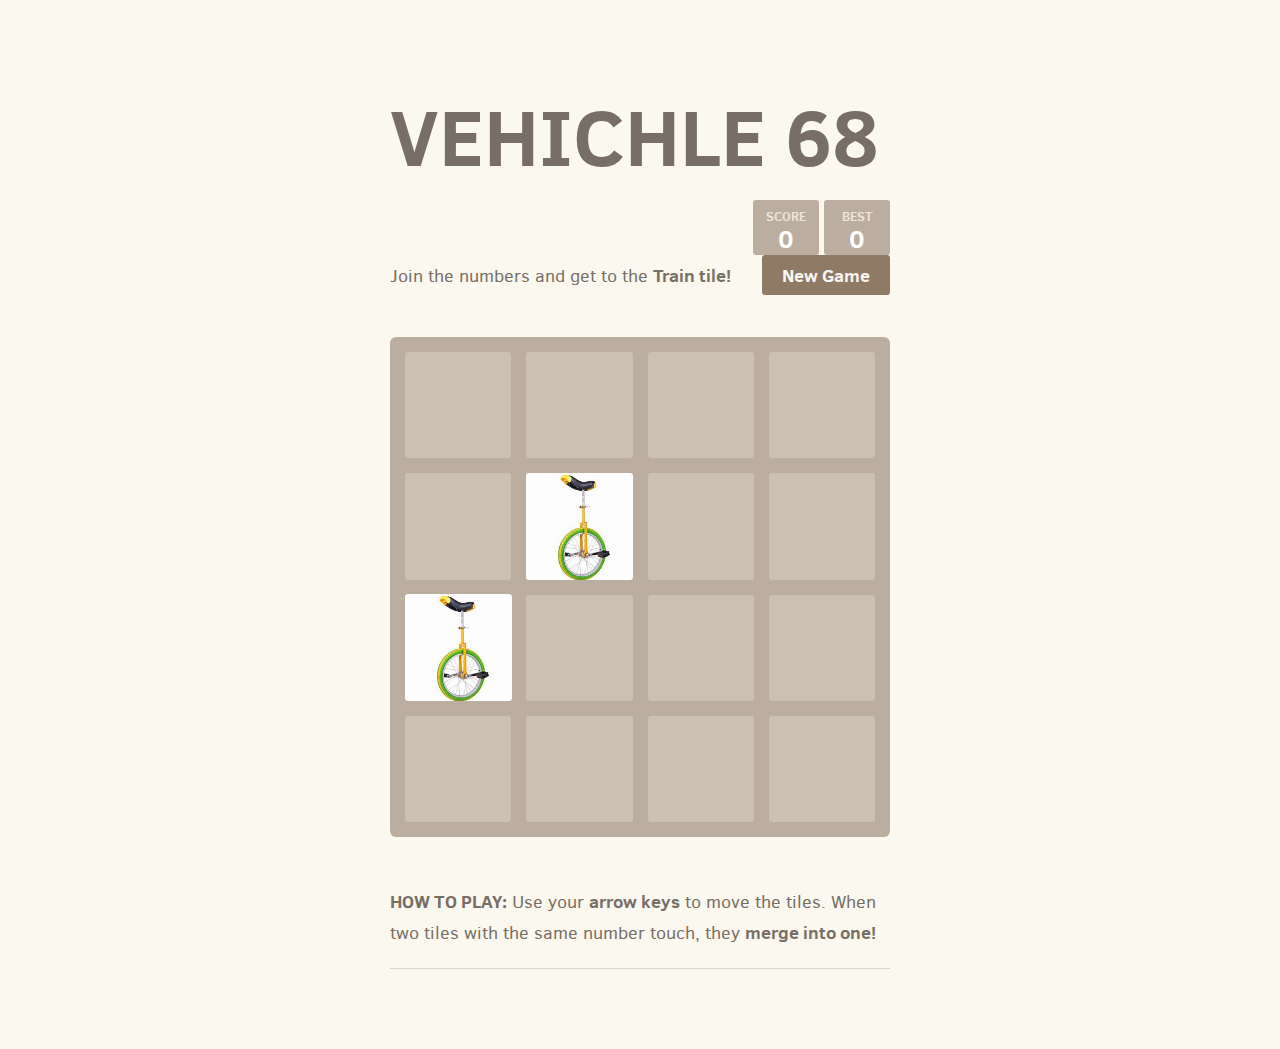
<file: 2048/index.html>
<!DOCTYPE html>
<html>
<head>
  <meta charset="utf-8">
  <title>VEHICHLE 68</title>

  <link href="style/main.css" rel="stylesheet" type="text/css">
  <link rel="shortcut icon" href="favicon.ico">
  <link rel="apple-touch-icon" href="meta/apple-touch-icon.png">
  <link rel="apple-touch-startup-image" href="meta/apple-touch-startup-image-640x1096.png" media="(device-width: 320px) and (device-height: 568px) and (-webkit-device-pixel-ratio: 2)"> <!-- iPhone 5+ -->
  <link rel="apple-touch-startup-image" href="meta/apple-touch-startup-image-640x920.png"  media="(device-width: 320px) and (device-height: 480px) and (-webkit-device-pixel-ratio: 2)"> <!-- iPhone, retina -->
  <meta name="apple-mobile-web-app-capable" content="yes">
  <meta name="apple-mobile-web-app-status-bar-style" content="black">

  <meta name="HandheldFriendly" content="True">
  <meta name="MobileOptimized" content="320">
  <meta name="viewport" content="width=device-width, target-densitydpi=160dpi, initial-scale=1.0, maximum-scale=1, user-scalable=no, minimal-ui">
</head>
<body>
  <div class="container">
    <div class="heading">
      <h1 class="title">VEHICHLE 68</h1>
      <div class="scores-container">
        <div class="score-container">0</div>
        <div class="best-container">0</div>
      </div>
    </div>

    <div class="above-game">
      <p class="game-intro">Join the numbers and get to the <strong>Train tile!</strong></p>
      <a class="restart-button">New Game</a>
    </div>

    <div class="game-container">
      <div class="game-message">
        <p></p>
        <div class="lower">
	        <a class="keep-playing-button">Keep going</a>
          <a class="retry-button">Try again</a>
        </div>
      </div>

      <div class="grid-container">
        <div class="grid-row">
          <div class="grid-cell"></div>
          <div class="grid-cell"></div>
          <div class="grid-cell"></div>
          <div class="grid-cell"></div>
        </div>
        <div class="grid-row">
          <div class="grid-cell"></div>
          <div class="grid-cell"></div>
          <div class="grid-cell"></div>
          <div class="grid-cell"></div>
        </div>
        <div class="grid-row">
          <div class="grid-cell"></div>
          <div class="grid-cell"></div>
          <div class="grid-cell"></div>
          <div class="grid-cell"></div>
        </div>
        <div class="grid-row">
          <div class="grid-cell"></div>
          <div class="grid-cell"></div>
          <div class="grid-cell"></div>
          <div class="grid-cell"></div>
        </div>
      </div>

      <div class="tile-container">

      </div>
    </div>

    <p class="game-explanation">
      <strong class="important">How to play:</strong> Use your <strong>arrow keys</strong> to move the tiles. When two tiles with the same number touch, they <strong>merge into one!</strong>
    </p>
    <hr>
  </div>

  <script src="js/bind_polyfill.js"></script>
  <script src="js/classlist_polyfill.js"></script>
  <script src="js/animframe_polyfill.js"></script>
  <script src="js/keyboard_input_manager.js"></script>
  <script src="js/html_actuator.js"></script>
  <script src="js/grid.js"></script>
  <script src="js/tile.js"></script>
  <script src="js/local_storage_manager.js"></script>
  <script src="js/game_manager.js"></script>
  <script src="js/application.js"></script>
</body>
</html>
</file>
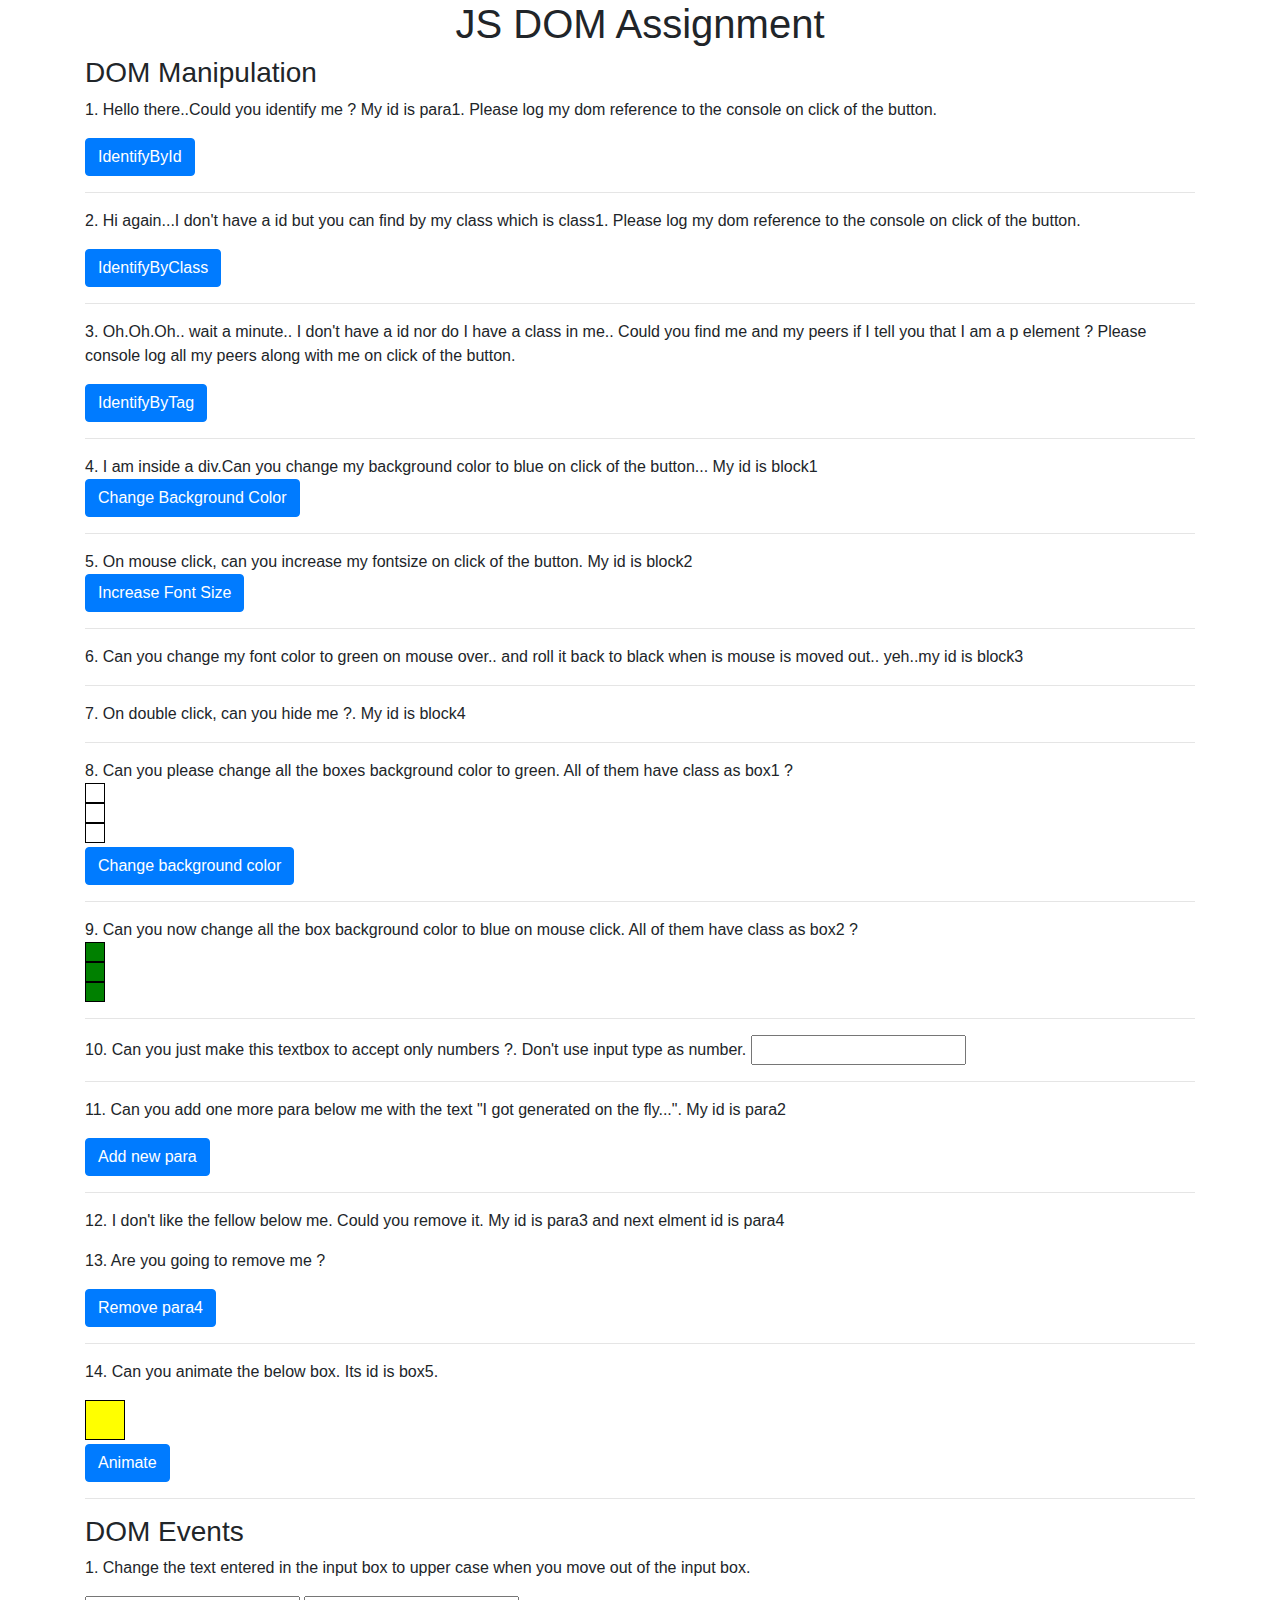
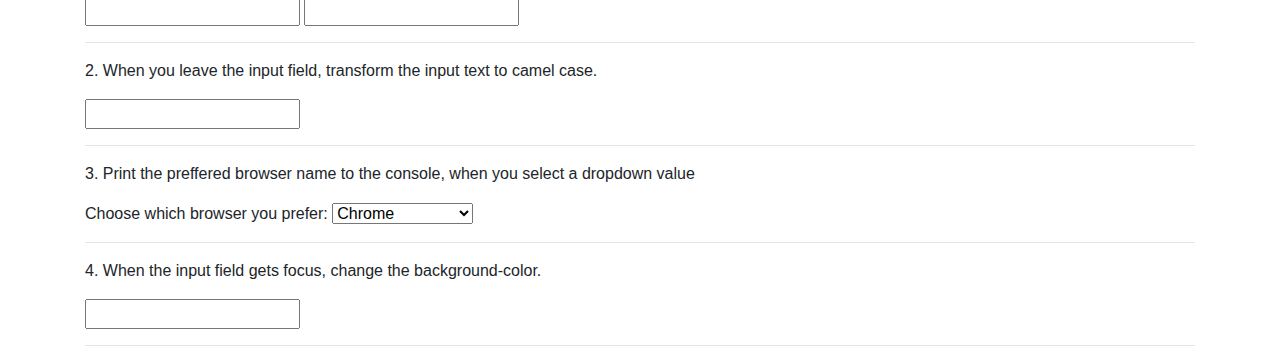
<file: DOM manipulation/index.html>
<!DOCTYPE html>
<html lang="en">

<head>
    <meta charset="UTF-8">
    <meta name="viewport" content="width=device-width, initial-scale=1.0">
    <meta http-equiv="X-UA-Compatible" content="ie=edge">
    <title>Document</title>
    <title>DOM Manipulation Quiz</title>
    <link rel="stylesheet" href="css/bootstrap.css">
    <link rel="stylesheet" href="css/app.css">
</head>

<body>

    <h1 class="text-center">JS DOM Assignment</h1>

    <div class="container">

        <h3>DOM Manipulation</h3>

        <p id="para1">1. Hello there..Could you identify me ? My id is para1. Please log my dom reference to the console on click of the button.</p>
        <button class="btn btn-primary" onclick="identifyById()">IdentifyById</button>
        <hr>
        <p class="class1">2. Hi again...I don't have a id but you can find by my class which is class1. Please log my dom reference to the
            console on click of the button. </p>
        <button class="btn btn-primary" onclick="identifyByClass()">IdentifyByClass</button>
        <hr>
        <p> 3. Oh.Oh.Oh.. wait a minute.. I don't have a id nor do I have a class in me.. Could you find me and my peers if I
            tell you that I am a p element ? Please console log all my peers along with me on click of the button.</p>
        <button class="btn btn-primary" onclick="identifyByTag()">IdentifyByTag</button>
        <hr>
        <div id="block1">4. I am inside a div.Can you change my background color to blue on click of the button... My id is block1</div>
        <button class="btn btn-primary" onclick="changeBackground()">Change Background Color</button>
        <hr>
        <div id="block2">5. On mouse click, can you increase my fontsize on click of the button. My id is block2</div>
        <button class="btn btn-primary" onclick="increaseFont()">Increase Font Size</button>
        <hr>
        <div id="block3" >6. Can you change my font color to green on mouse over.. and roll it back to black when is mouse is moved out.. yeh..my
            id is block3</div>
        <hr>
        <div id="block4" >7. On double click, can you hide me ?. My id is block4</div>
        <hr> 8. Can you please change all the boxes background color to green. All of them have class as box1 ?
        <div class="box1"></div>
        <div class="box1"></div>
        <div class="box1"></div>
        <button class="btn btn-primary mt-1" onclick="changeBackColorForAllBox()">Change background color</button>
        <hr> 9. Can you now change all the box background color to blue on mouse click. All of them have class as box2 ?
        <div class="box2" onclick="changeBackColor('blue','box2')"></div>
        <div class="box2" onclick="changeBackColor('blue','box2')"></div>
        <div class="box2" onclick="changeBackColor('blue','box2')"></div>
        <hr> 10. Can you just make this textbox to accept only numbers ?. Don't use input type as number.
        <input type="text" id="input1">
        <hr>
        <p id='para2'>11. Can you add one more para below me with the text "I got generated on the fly...". My id is para2</p>
        <button class="btn btn-primary" onclick="addAdjacent()">Add new para</button>
        <hr>
        <p id='para3'>12. I don't like the fellow below me. Could you remove it. My id is para3 and next elment id is para4</p>
        <p id='para4'>13. Are you going to remove me ? </p>
        <button class="btn btn-primary" onclick="removePara()">Remove para4</button>
        <hr>
        <p>14. Can you animate the below box. Its id is box5.</p>
        <div class="box" id="box5" onclick="myMove()"></div>
        <button class="btn btn-primary mt-1" onclick="animatePara()">Animate</button>

        <hr>
        <h3>DOM Events</h3>

        <p>1. Change the text entered in the input box to upper case when you move out of the input box.</p>
        <input type="text" id="inputBox1" >
        <input type="text" id="inputBox2" >
        <hr>
        <p>2. When you leave the input field, transform the input text to camel case.</p>
        <input type="text" id="inputBox3">
        <hr>
        <p>3. Print the preffered browser name to the console, when you select a dropdown value</p>
        <form>
            Choose which browser you prefer:
            <select id="browsers">
                <option value="Chrome">Chrome</option>
                <option value="Firefox">Firefox</option>
                <option value="Internet Explorer">Internet Explorer</option>
            </select>
        </form>
        <hr>
        <p>4. When the input field gets focus, change the background-color.</p>
        <input type="text" id="p4">
        <hr>
    <script src="js/app.js"></script>
</body>

</html>
</file>
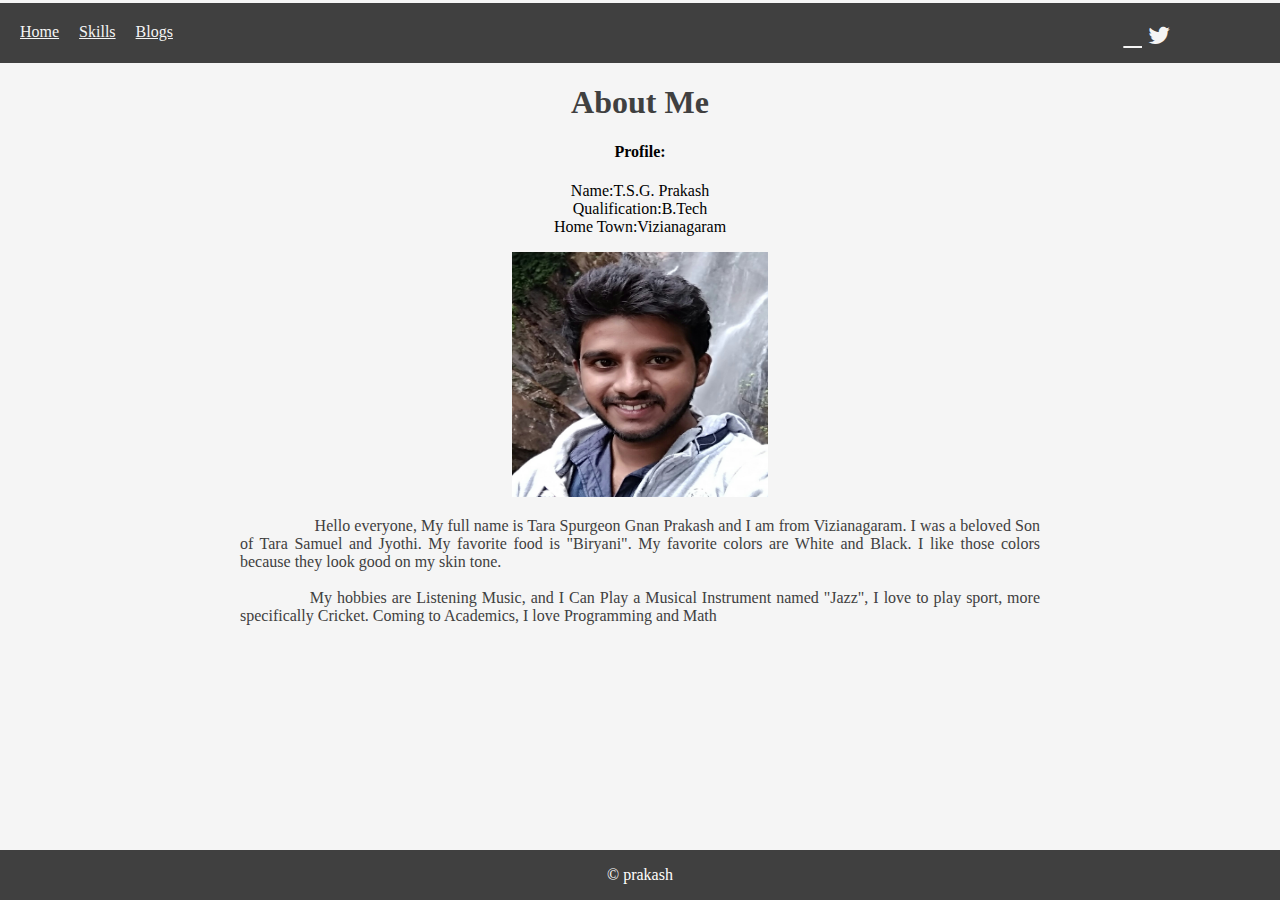
<file: AboutMe-Website/WebsiteMe/index.html>
<!DOCTYPE html>
<html lang="en">
<head>

    <meta charset="UTF-8">
    <meta name="viewport" content="width=device-width, initial-scale=1.0">
    <meta http-equiv="X-UA-Compatible" content="ie=edge">
    <title>AboutMeSite</title>
    <link rel="stylesheet" href="https://use.fontawesome.com/releases/v5.0.13/css/all.css" integrity="sha384-DNOHZ68U8hZfKXOrtjWvjxusGo9WQnrNx2sqG0tfsghAvtVlRW3tvkXWZh58N9jp" crossorigin="anonymous">
    <link rel="stylesheet" href="https://cdnjs.cloudflare.com/ajax/libs/font-awesome/4.7.0/css/font-awesome.min.css">
    <link href="style/style.css" rel = "stylesheet">

</head>

<body>
    <header>
        <nav>
            <div class = "navBar">
             <ul>
                    <li><a href = "index.html">Home</a></li>
                    <li><a href = "skills.html">Skills</a></li>
                    <li><a href = "blog.html">Blogs</a></li>
            </ul>
            </div>
            <div class="icons">
                    <a href ="#"><i class="fab fa-github-square"></i></a>
                    <a href ="#"> <i class="fa fa-twitter"></i></a>
            </div>
        </nav>
    </header>
    <div class="par">
            <h1> About Me </h1>
            
            <p><h4>Profile:</h4>
                Name:T.S.G. Prakash<br/>
                Qualification:B.Tech<br/>
            Home Town:Vizianagaram</p>
            <img src ="images/4.jpg">
            <div class="sample">
                    <p>&nbsp  &nbsp &nbsp &nbsp  &nbsp &nbsp &nbsp  &nbsp &nbsp  Hello everyone, My full name is Tara Spurgeon Gnan Prakash and I am from Vizianagaram. I was a beloved Son of Tara Samuel and Jyothi. My favorite food is "Biryani". My favorite colors are White and Black. I like those colors because they look good on my skin tone. <br/> <br/> &nbsp  &nbsp &nbsp &nbsp  &nbsp &nbsp &nbsp   My hobbies are Listening Music, and I Can Play a Musical Instrument named "Jazz", I love to play sport, more specifically Cricket. Coming to Academics, I love Programming and Math</p>   
            </div>
            </div>

    <footer id = "footer">
        <p>&copy prakash</p>
    </footer>

</body>

</html>
</file>
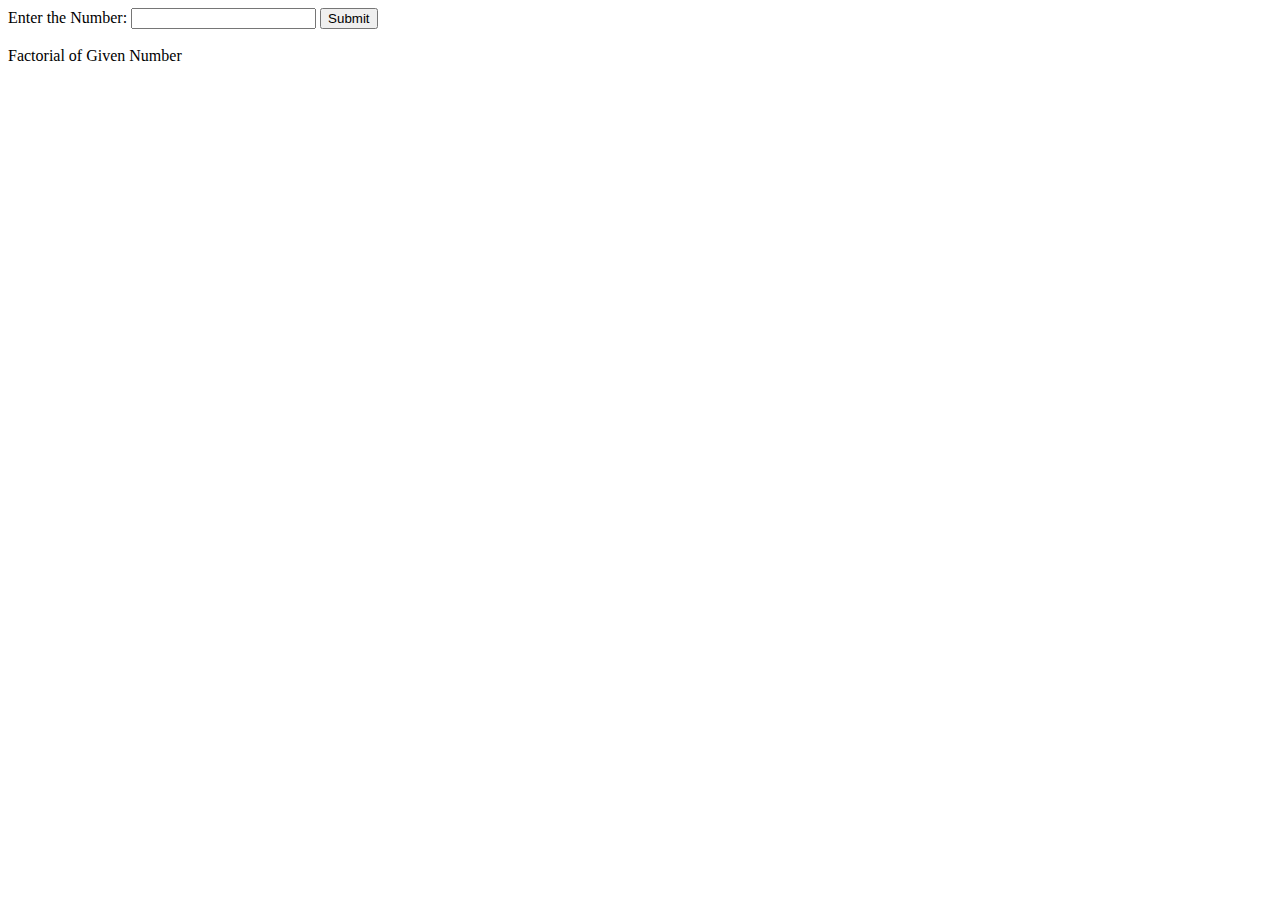
<file: JavaScriptProgrammingChallenge/Question1/index.html>
<!DOCTYPE html>
<html lang="en">
<head>
    <meta charset="UTF-8">
    <meta name="viewport" content="width=device-width, initial-scale=1.0">
    <meta http-equiv="X-UA-Compatible" content="ie=edge">
    <title>Question 1</title>
    <script src = "factorial.js"> </script>
</head>
<body>
        Enter the Number:
        <input type="text" id ="num">
        <button onclick="factorial()">Submit</button>
        <br></br>
        Factorial of Given Number<p id="output"></p>  
</body>
</html>
</file>
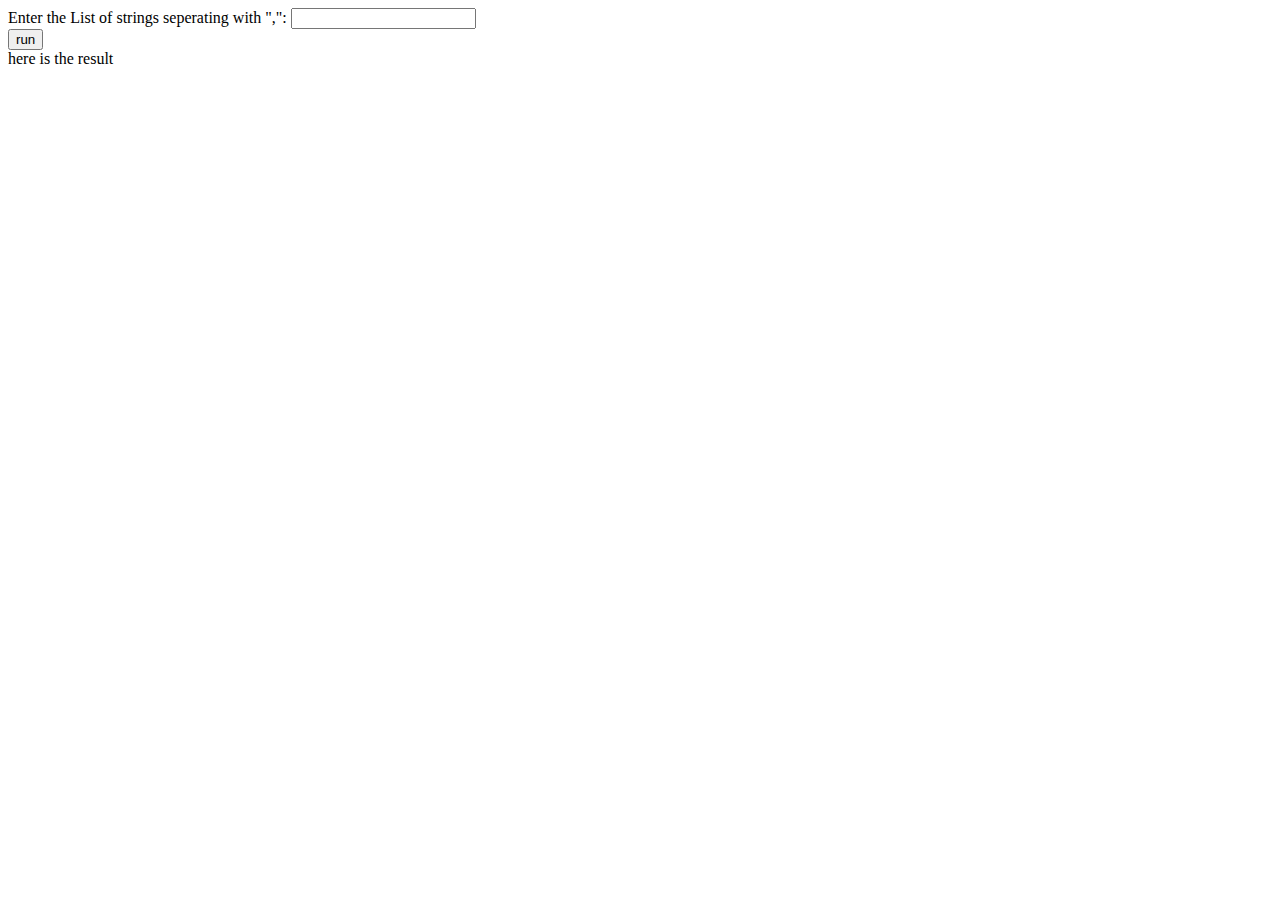
<file: JavaScriptProgrammingChallenge/Question10/index.html>
<html>
    <head><title>
        Question 10
    </title>
        </head>
    <body>
       Enter the List of strings seperating with ",": <input type="text" id="str">
       <br>
       <button onclick= "arrayPalindrome()">run</button>
       <br>
       here is the result <div id="res"></div>
        <script type="text/javascript" src="arrayPalindrome.js">
        </script>
    </body>
</html>
</file>
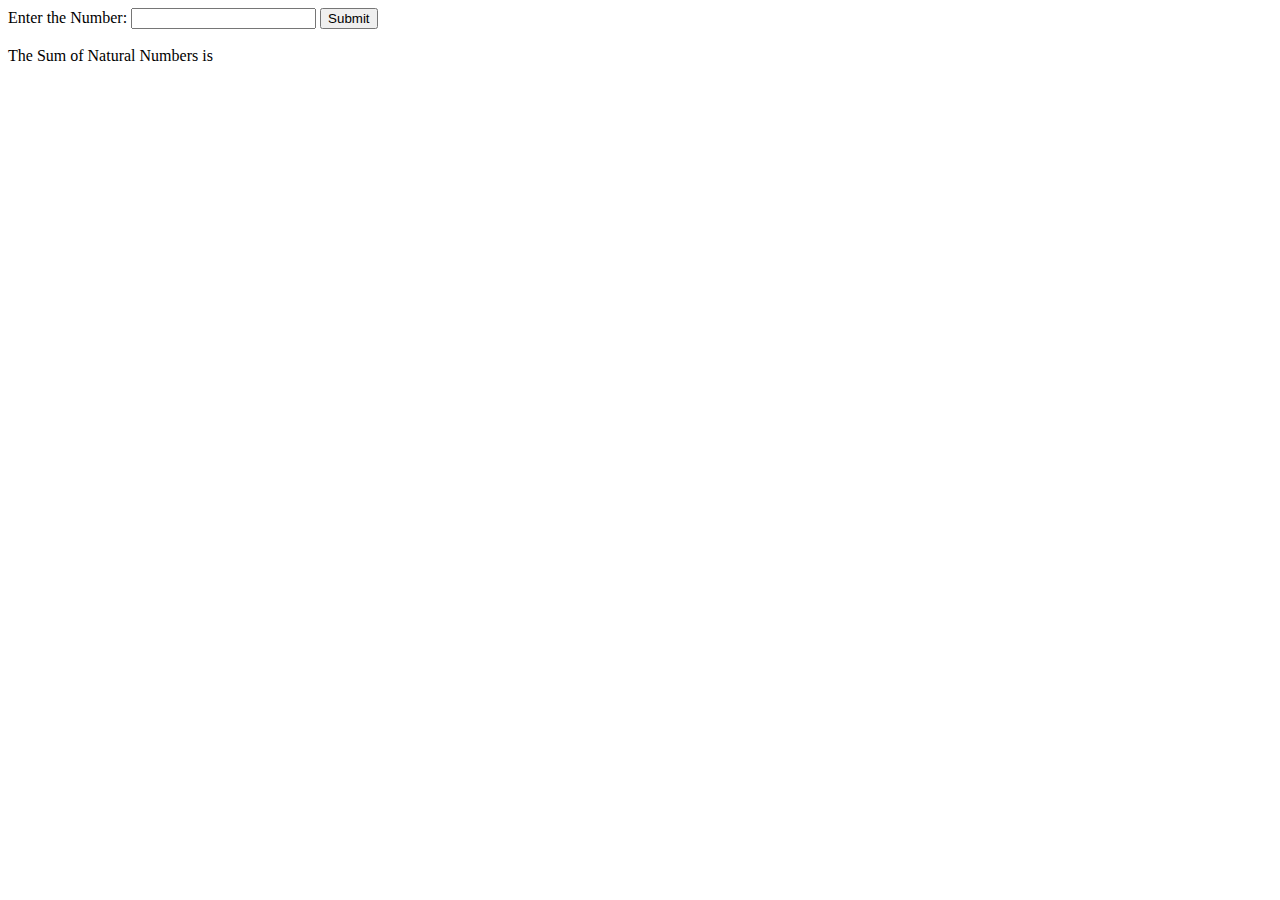
<file: JavaScriptProgrammingChallenge/Question2/index.html>
<!DOCTYPE html>
<html lang="en">
<head>
    <meta charset="UTF-8">
    <meta name="viewport" content="width=device-width, initial-scale=1.0">
    <meta http-equiv="X-UA-Compatible" content="ie=edge">
    <title>Question 2</title>
    <script src = "sumNatural.js"> </script>
</head>
<body>
        Enter the Number:
        <input type="text" id ="num">
        <button onclick="sumNatural()">Submit</button>
        <br></br>
        The Sum of Natural Numbers is<p id="output"></p>
</body>
</html>
</file>
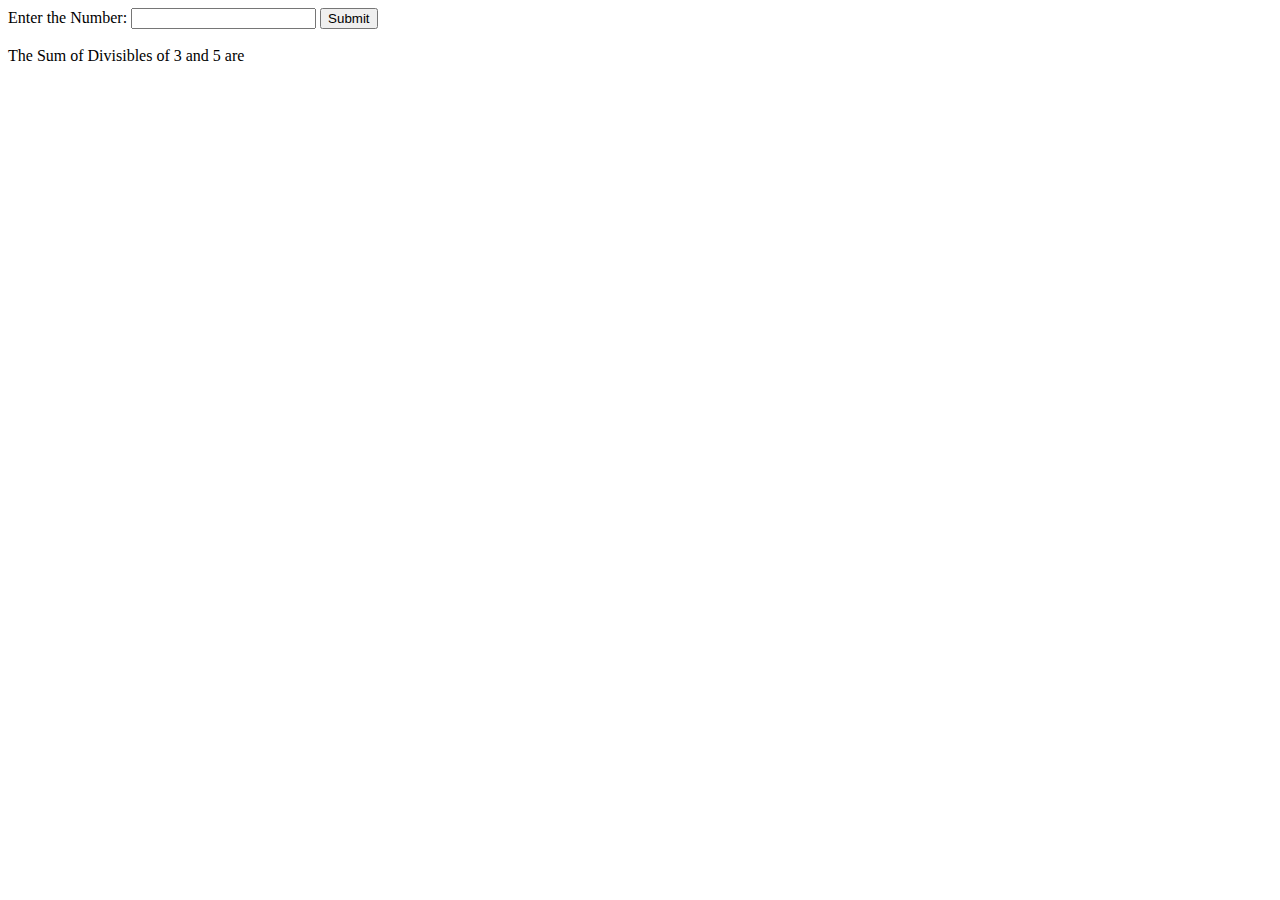
<file: JavaScriptProgrammingChallenge/Question3/index.html>
<!DOCTYPE html>
<html lang="en">
<head>
    <meta charset="UTF-8">
    <meta name="viewport" content="width=device-width, initial-scale=1.0">
    <meta http-equiv="X-UA-Compatible" content="ie=edge">
    <title>Question 3</title>
    <script src = "sumOfDivisibles.js"> </script>
</head>
<body>
        Enter the Number:
        <input type="text" id ="num">
        <button onclick="sumOfDivisibles()">Submit</button>
        <br></br>
        The Sum of Divisibles of 3 and 5 are<p id="output"></p>
</body>
</html>
</file>
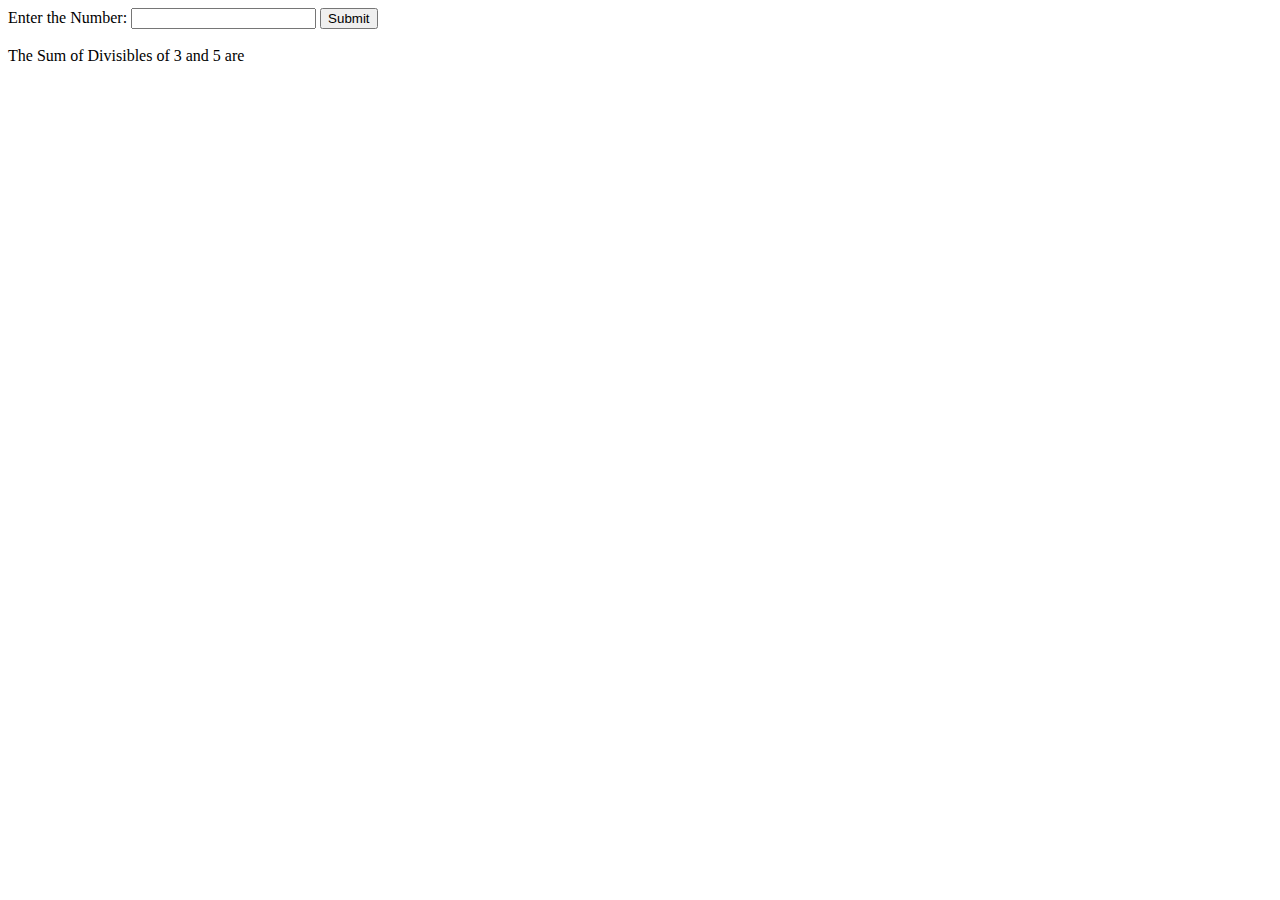
<file: JavaScriptProgrammingChallenge/Question4/index.html>
<!DOCTYPE html>
<html lang="en">
<head>
    <meta charset="UTF-8">
    <meta name="viewport" content="width=device-width, initial-scale=1.0">
    <meta http-equiv="X-UA-Compatible" content="ie=edge">
    <title>Question 4</title>
    <script src = "closestPower.js"> </script>
</head>
<body>
        Enter the Number:
        <input type="text" id ="num">
        <button onclick="closestPower()">Submit</button>
        <br></br>
        The Sum of Divisibles of 3 and 5 are<p id="output"></p>
</body>
</html>
</file>
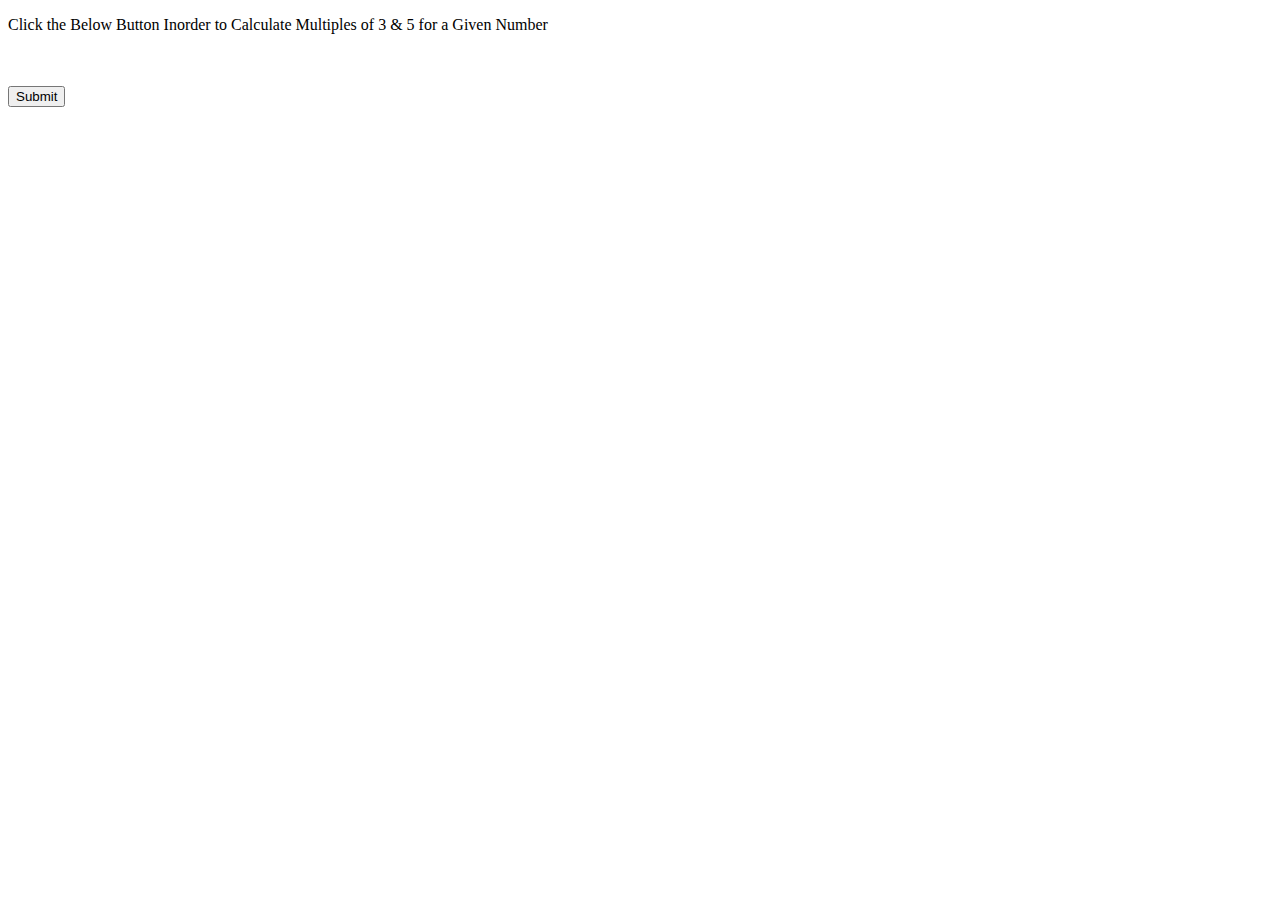
<file: JavaScriptProgrammingChallenge/Question5/index.html>
<!DOCTYPE html>
<html lang="en">
<head>
    <meta charset="UTF-8">
    <meta name="viewport" content="width=device-width, initial-scale=1.0">
    <meta http-equiv="X-UA-Compatible" content="ie=edge">
    <title>Question 5</title>
    <script src ="multiplesThreeFive.js"></script>
    
</head>
<body>
    <p>Click the Below Button Inorder to Calculate Multiples of 3 & 5 for a Given Number</p> 
    <br></br>
    <input type = "button" value = "Submit" onclick="multiplesThreeFive()"></input>
    <p id="1"></p>
    
</body>
</html>
</file>
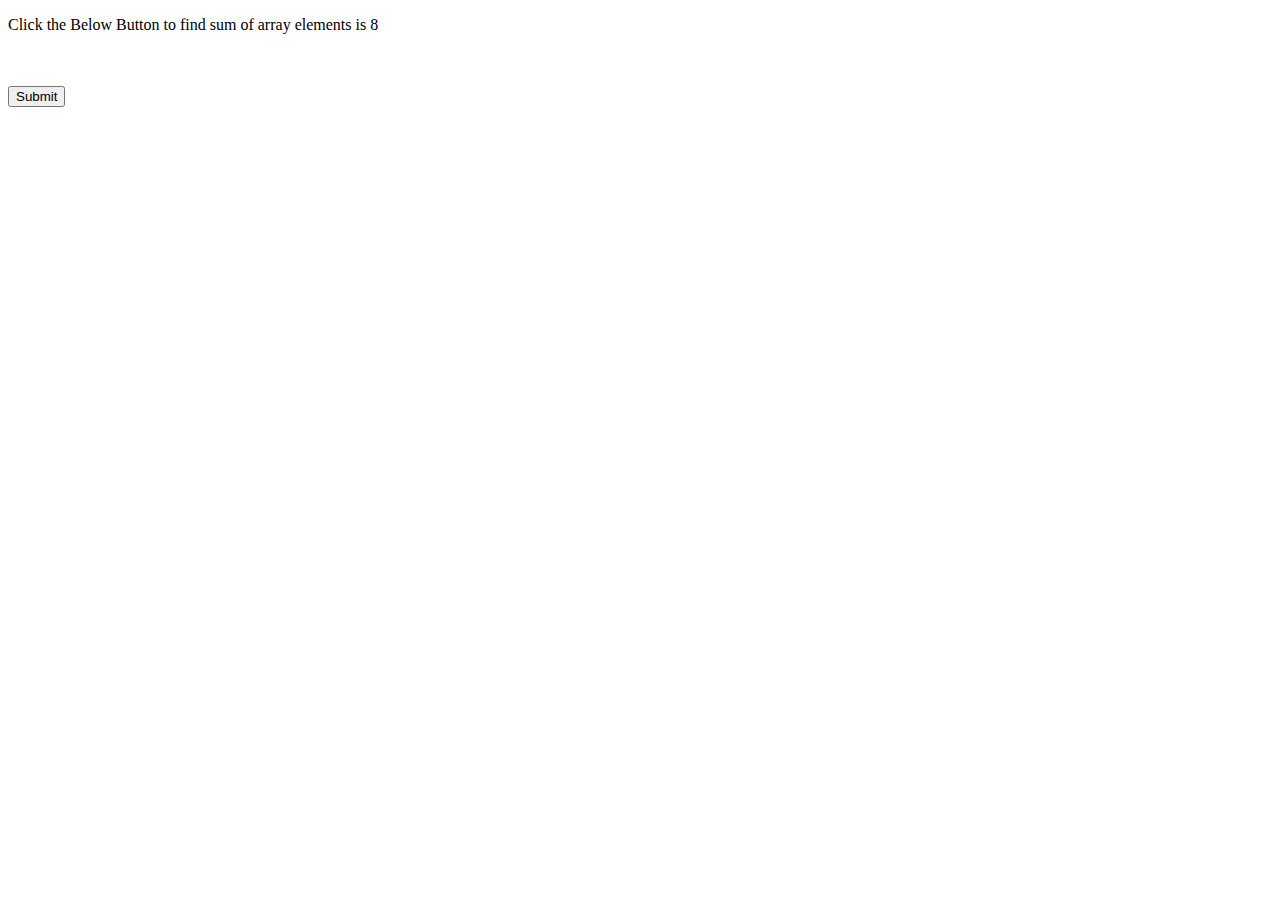
<file: JavaScriptProgrammingChallenge/Question6/index.html>
<!DOCTYPE html>
<html lang="en">
<head>
    <meta charset="UTF-8">
    <meta name="viewport" content="width=device-width, initial-scale=1.0">
    <meta http-equiv="X-UA-Compatible" content="ie=edge">
    <title>Question 6</title>
    <script src ="sum.js"></script>    
</head>
<body>
    <p>Click the Below Button to find sum of array elements is 8</p> 
    <br></br>
    <input type = "button" value = "Submit" onclick="sum()"></input>
    <p id="1"></p>   
</body>
</html>
</file>
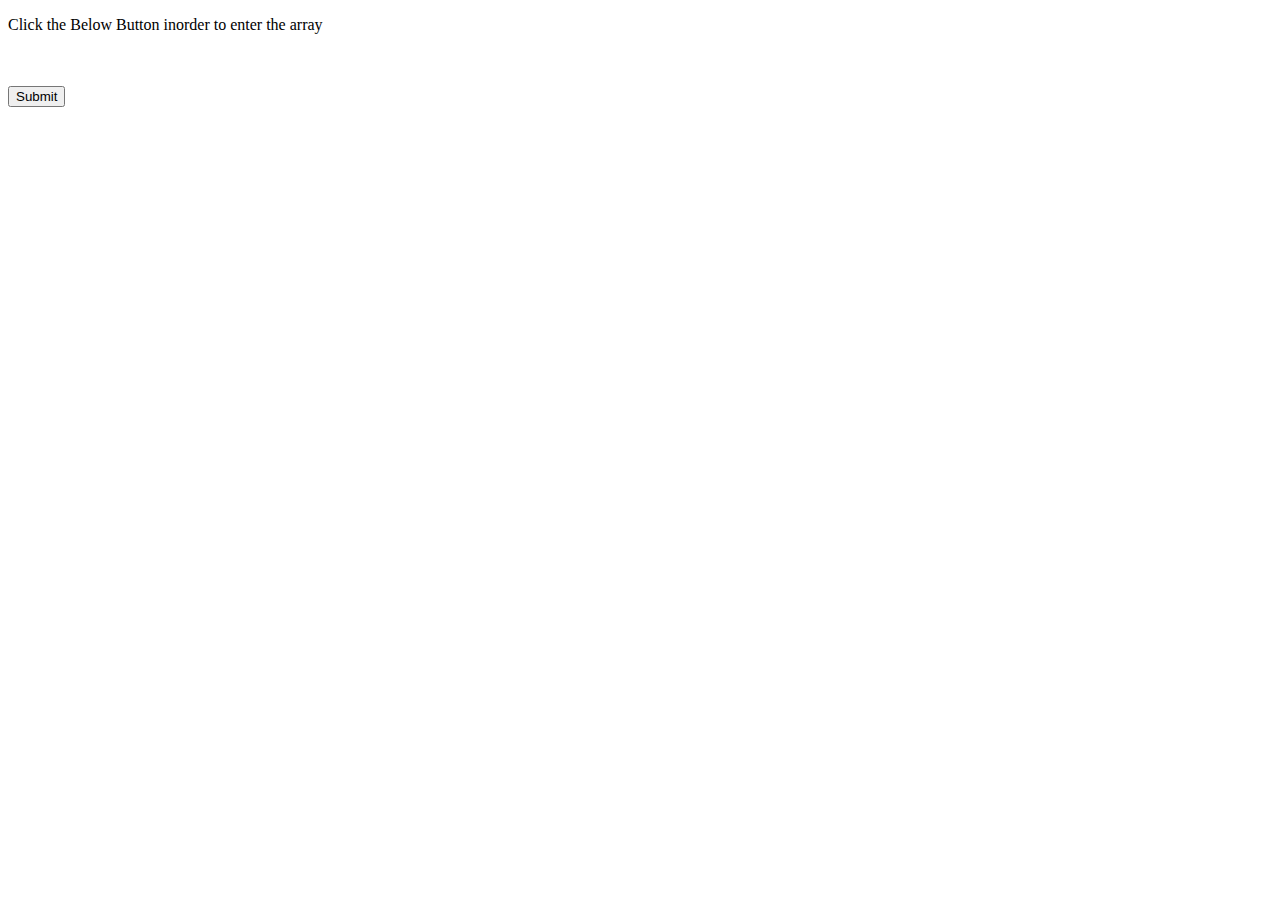
<file: JavaScriptProgrammingChallenge/Question7/index.html>
<!DOCTYPE html>
<html lang="en">
<head>
    <meta charset="UTF-8">
    <meta name="viewport" content="width=device-width, initial-scale=1.0">
    <meta http-equiv="X-UA-Compatible" content="ie=edge">
    <title>Question 7</title>
    <script src ="repeating.js"></script>    
</head>
<body>
    <p>Click the Below Button inorder to enter the array</p> 
    <br></br>
    <input type = "button" value = "Submit" onclick="repeating()"></input>
    <p id="1"></p>   
</body>
</html>
</file>
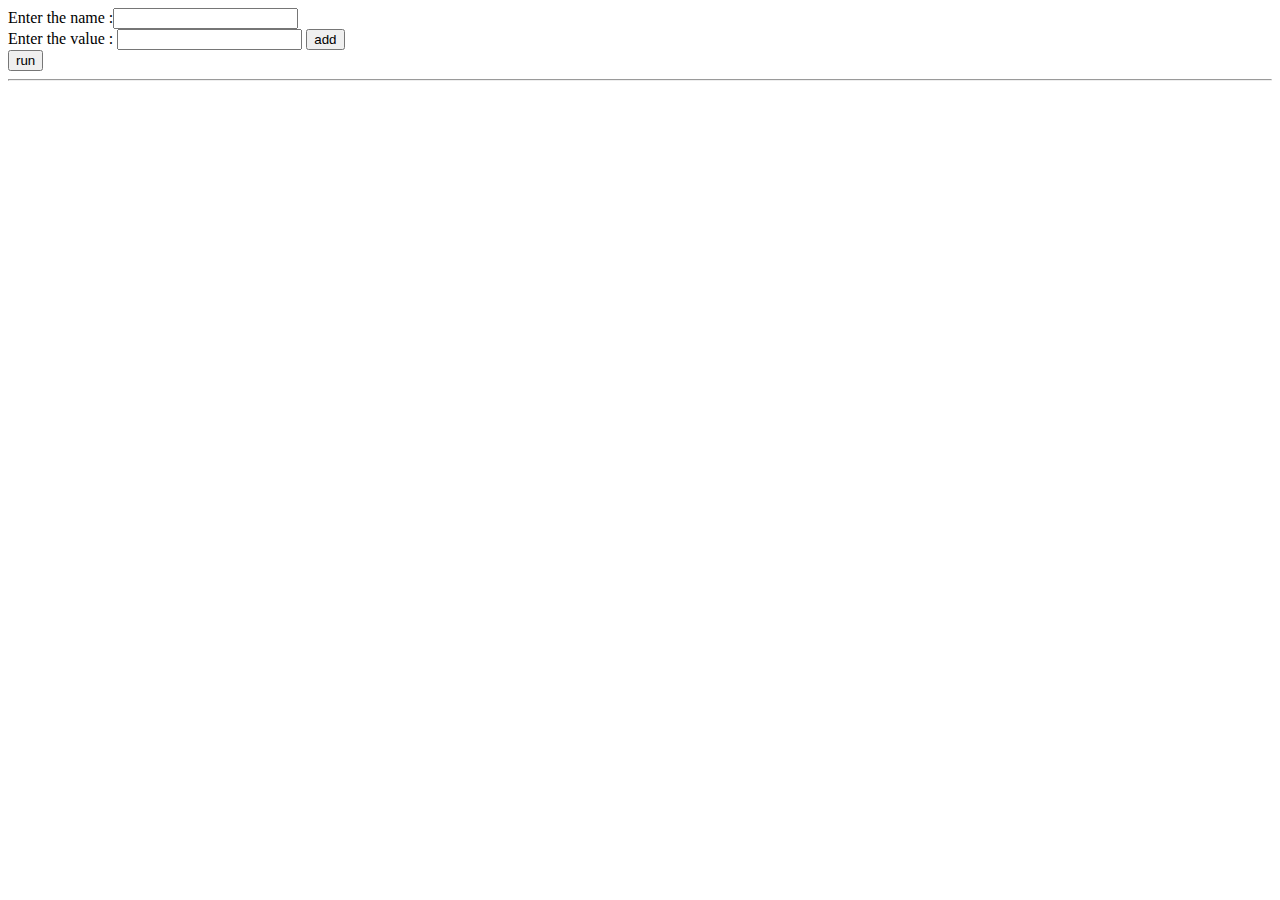
<file: JavaScriptProgrammingChallenge/Question8/index.html>
<html>
    <head>
        <title>
            Question 8
        </title>
    </head>
    <body>
        Enter the name :<input type="text" id="name">
        <br>
        Enter the value : <input type="text" id="amount">
        <button onclick="add()">add</button>
        <br>
        <button onclick="eigt()">run</button>
        <hr>
        <div id="res"></div>
        <script type="text/javascript" src="eigthp.js">
        </script>
    </body>
</html>
</file>
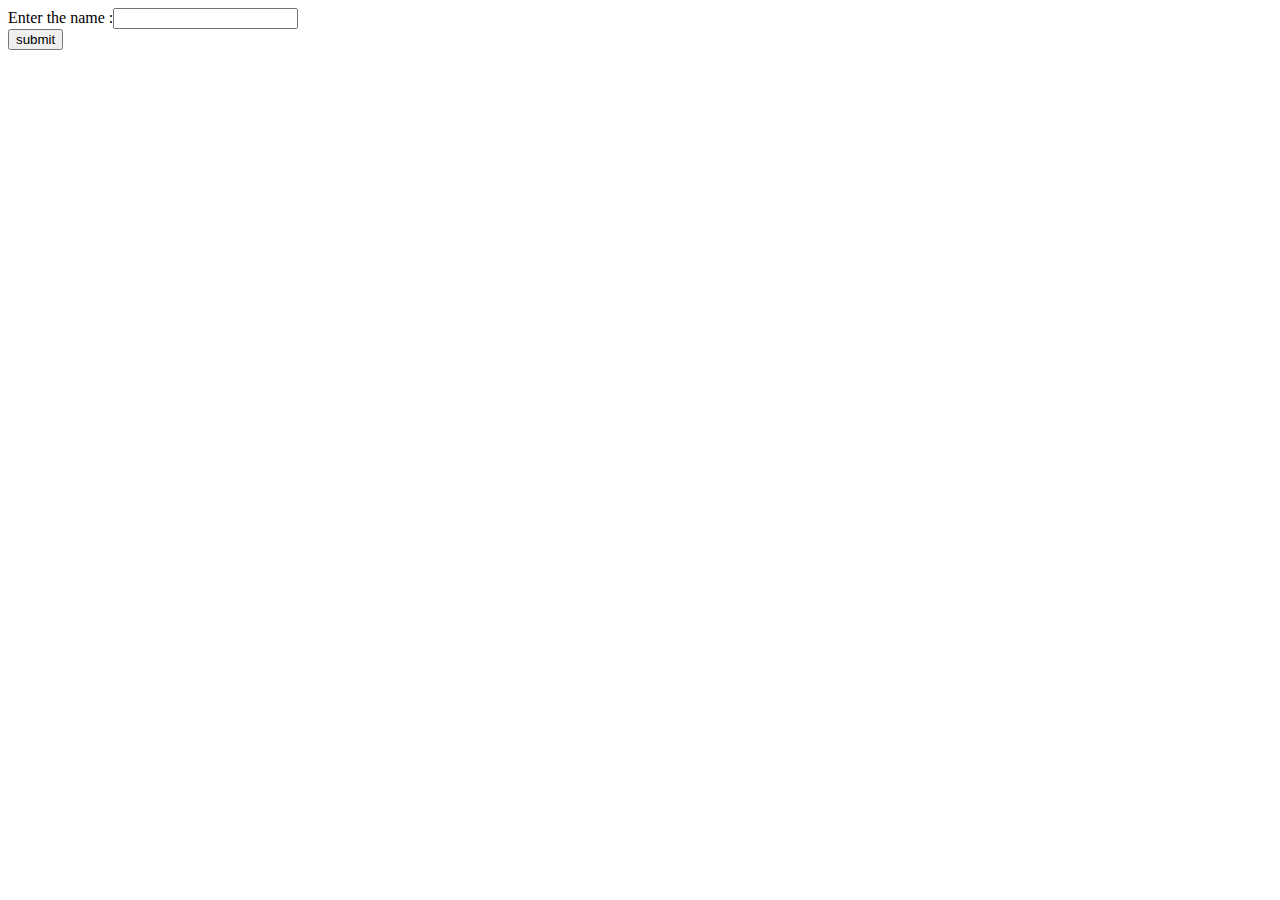
<file: JavaScriptProgrammingChallenge/Question9/index.html>
<html>
    <head>
        <title>
            Question 9
        </title>
    </head>
    <body>
        Enter the name :<input type="text" id="stri"></input>
        <br>
        <button onclick="palindrome()">submit</button>
        <br>
        
        <div id="res"></div>
        <script type="text/javascript" src="nine.js">
        </script>
    </body>
</html>
</file>
<file: 2048/style/main.css>
@import url(fonts/clear-sans.css);
html, body {
  margin: 0;
  padding: 0;
  background: #faf8ef;
  color: #776e65;
  font-family: "Clear Sans", "Helvetica Neue", Arial, sans-serif;
  font-size: 18px; }

body {
  margin: 80px 0; }

.heading:after {
  content: "";
  display: block;
  clear: both; }

h1.title {
  font-size: 80px;
  font-weight: bold;
  margin: 0;
  display: block;
  float: left; }

@-webkit-keyframes move-up {
  0% {
    top: 25px;
    opacity: 1; }

  100% {
    top: -50px;
    opacity: 0; } }
@-moz-keyframes move-up {
  0% {
    top: 25px;
    opacity: 1; }

  100% {
    top: -50px;
    opacity: 0; } }
@keyframes move-up {
  0% {
    top: 25px;
    opacity: 1; }

  100% {
    top: -50px;
    opacity: 0; } }
.scores-container {
  float: right;
  text-align: right; }

.score-container, .best-container {
  position: relative;
  display: inline-block;
  background: #bbada0;
  padding: 15px 25px;
  font-size: 25px;
  height: 25px;
  line-height: 47px;
  font-weight: bold;
  border-radius: 3px;
  color: white;
  margin-top: 8px;
  text-align: center; }
  .score-container:after, .best-container:after {
    position: absolute;
    width: 100%;
    top: 10px;
    left: 0;
    text-transform: uppercase;
    font-size: 13px;
    line-height: 13px;
    text-align: center;
    color: #eee4da; }
  .score-container .score-addition, .best-container .score-addition {
    position: absolute;
    right: 30px;
    color: red;
    font-size: 25px;
    line-height: 25px;
    font-weight: bold;
    color: rgba(119, 110, 101, 0.9);
    z-index: 100;
    -webkit-animation: move-up 600ms ease-in;
    -moz-animation: move-up 600ms ease-in;
    animation: move-up 600ms ease-in;
    -webkit-animation-fill-mode: both;
    -moz-animation-fill-mode: both;
    animation-fill-mode: both; }

.score-container:after {
  content: "Score"; }

.best-container:after {
  content: "Best"; }

p {
  margin-top: 0;
  margin-bottom: 10px;
  line-height: 1.65; }

a {
  color: #776e65;
  font-weight: bold;
  text-decoration: underline;
  cursor: pointer; }

strong.important {
  text-transform: uppercase; }

hr {
  border: none;
  border-bottom: 1px solid #d8d4d0;
  margin-top: 20px;
  margin-bottom: 30px; }

.container {
  width: 500px;
  margin: 0 auto; }

@-webkit-keyframes fade-in {
  0% {
    opacity: 0; }

  100% {
    opacity: 1; } }
@-moz-keyframes fade-in {
  0% {
    opacity: 0; }

  100% {
    opacity: 1; } }
@keyframes fade-in {
  0% {
    opacity: 0; }

  100% {
    opacity: 1; } }
.game-container {
  margin-top: 40px;
  position: relative;
  padding: 15px;
  cursor: default;
  -webkit-touch-callout: none;
  -ms-touch-callout: none;
  -webkit-user-select: none;
  -moz-user-select: none;
  -ms-user-select: none;
  -ms-touch-action: none;
  touch-action: none;
  background: #bbada0;
  border-radius: 6px;
  width: 500px;
  height: 500px;
  -webkit-box-sizing: border-box;
  -moz-box-sizing: border-box;
  box-sizing: border-box; }
  .game-container .game-message {
    display: none;
    position: absolute;
    top: 0;
    right: 0;
    bottom: 0;
    left: 0;
    background: rgba(238, 228, 218, 0.5);
    z-index: 100;
    text-align: center;
    -webkit-animation: fade-in 800ms ease 1200ms;
    -moz-animation: fade-in 800ms ease 1200ms;
    animation: fade-in 800ms ease 1200ms;
    -webkit-animation-fill-mode: both;
    -moz-animation-fill-mode: both;
    animation-fill-mode: both; }
    .game-container .game-message p {
      font-size: 60px;
      font-weight: bold;
      height: 60px;
      line-height: 60px;
      margin-top: 222px; }
    .game-container .game-message .lower {
      display: block;
      margin-top: 59px; }
    .game-container .game-message a {
      display: inline-block;
      background: #8f7a66;
      border-radius: 3px;
      padding: 0 20px;
      text-decoration: none;
      color: #f9f6f2;
      height: 40px;
      line-height: 42px;
      margin-left: 9px; }
      .game-container .game-message a.keep-playing-button {
        display: none; }
    .game-container .game-message.game-won {
      background: rgba(237, 194, 46, 0.5);
      color: #f9f6f2; }
      .game-container .game-message.game-won a.keep-playing-button {
        display: inline-block; }
    .game-container .game-message.game-won, .game-container .game-message.game-over {
      display: block; }

.grid-container {
  position: absolute;
  z-index: 1; }

.grid-row {
  margin-bottom: 15px; }
  .grid-row:last-child {
    margin-bottom: 0; }
  .grid-row:after {
    content: "";
    display: block;
    clear: both; }

.grid-cell {
  width: 106.25px;
  height: 106.25px;
  margin-right: 15px;
  float: left;
  border-radius: 3px;
  background: rgba(238, 228, 218, 0.35); }
  .grid-cell:last-child {
    margin-right: 0; }

.tile-container {
  position: absolute;
  z-index: 2; }

.tile, .tile .tile-inner {
  width: 107px;
  height: 107px;
  line-height: 107px; }
.tile.tile-position-1-1 {
  -webkit-transform: translate(0px, 0px);
  -moz-transform: translate(0px, 0px);
  -ms-transform: translate(0px, 0px);
  transform: translate(0px, 0px); }
.tile.tile-position-1-2 {
  -webkit-transform: translate(0px, 121px);
  -moz-transform: translate(0px, 121px);
  -ms-transform: translate(0px, 121px);
  transform: translate(0px, 121px); }
.tile.tile-position-1-3 {
  -webkit-transform: translate(0px, 242px);
  -moz-transform: translate(0px, 242px);
  -ms-transform: translate(0px, 242px);
  transform: translate(0px, 242px); }
.tile.tile-position-1-4 {
  -webkit-transform: translate(0px, 363px);
  -moz-transform: translate(0px, 363px);
  -ms-transform: translate(0px, 363px);
  transform: translate(0px, 363px); }
.tile.tile-position-2-1 {
  -webkit-transform: translate(121px, 0px);
  -moz-transform: translate(121px, 0px);
  -ms-transform: translate(121px, 0px);
  transform: translate(121px, 0px); }
.tile.tile-position-2-2 {
  -webkit-transform: translate(121px, 121px);
  -moz-transform: translate(121px, 121px);
  -ms-transform: translate(121px, 121px);
  transform: translate(121px, 121px); }
.tile.tile-position-2-3 {
  -webkit-transform: translate(121px, 242px);
  -moz-transform: translate(121px, 242px);
  -ms-transform: translate(121px, 242px);
  transform: translate(121px, 242px); }
.tile.tile-position-2-4 {
  -webkit-transform: translate(121px, 363px);
  -moz-transform: translate(121px, 363px);
  -ms-transform: translate(121px, 363px);
  transform: translate(121px, 363px); }
.tile.tile-position-3-1 {
  -webkit-transform: translate(242px, 0px);
  -moz-transform: translate(242px, 0px);
  -ms-transform: translate(242px, 0px);
  transform: translate(242px, 0px); }
.tile.tile-position-3-2 {
  -webkit-transform: translate(242px, 121px);
  -moz-transform: translate(242px, 121px);
  -ms-transform: translate(242px, 121px);
  transform: translate(242px, 121px); }
.tile.tile-position-3-3 {
  -webkit-transform: translate(242px, 242px);
  -moz-transform: translate(242px, 242px);
  -ms-transform: translate(242px, 242px);
  transform: translate(242px, 242px); }
.tile.tile-position-3-4 {
  -webkit-transform: translate(242px, 363px);
  -moz-transform: translate(242px, 363px);
  -ms-transform: translate(242px, 363px);
  transform: translate(242px, 363px); }
.tile.tile-position-4-1 {
  -webkit-transform: translate(363px, 0px);
  -moz-transform: translate(363px, 0px);
  -ms-transform: translate(363px, 0px);
  transform: translate(363px, 0px); }
.tile.tile-position-4-2 {
  -webkit-transform: translate(363px, 121px);
  -moz-transform: translate(363px, 121px);
  -ms-transform: translate(363px, 121px);
  transform: translate(363px, 121px); }
.tile.tile-position-4-3 {
  -webkit-transform: translate(363px, 242px);
  -moz-transform: translate(363px, 242px);
  -ms-transform: translate(363px, 242px);
  transform: translate(363px, 242px); }
.tile.tile-position-4-4 {
  -webkit-transform: translate(363px, 363px);
  -moz-transform: translate(363px, 363px);
  -ms-transform: translate(363px, 363px);
  transform: translate(363px, 363px); }

.tile {
  position: absolute;
  -webkit-transition: 100ms ease-in-out;
  -moz-transition: 100ms ease-in-out;
  transition: 100ms ease-in-out;
  -webkit-transition-property: -webkit-transform;
  -moz-transition-property: -moz-transform;
  transition-property: transform; }
  .tile .tile-inner {
    border-radius: 3px;
    background: #eee4da;
    text-align: center;
    font-weight: bold;
    z-index: 10;
    font-size: 55px; }
  .tile.tile-2 .tile-inner {
    background-image: url("1.png");
    background-size: 110px;
    box-shadow: 0 0 30px 10px rgba(243, 215, 116, 0), inset 0 0 0 1px rgba(255, 255, 255, 0); }
  .tile.tile-4 .tile-inner {
    background-image: url("2.png");
    background-size: 135px;
    box-shadow: 0 0 30px 10px rgba(243, 215, 116, 0), inset 0 0 0 1px rgba(255, 255, 255, 0); }
  .tile.tile-8 .tile-inner {
    color: #f9f6f2;
    background-image:url("3.png");
    background-size: 110px; }
  .tile.tile-16 .tile-inner {
    color: #f9f6f2;
    background-image: url("4.jpg");
    background-size: 135px; }
  .tile.tile-32 .tile-inner {
    color: #f9f6f2;
    background-image: url("5.png");
    background-size: 110px; }
  .tile.tile-64 .tile-inner {
    color: #f9f6f2;
    background-image: url("6.jpg");
    background-size: 180px; }
  .tile.tile-128 .tile-inner {
    color: #f9f6f2;
    background: #edcf72;
    box-shadow: 0 0 30px 10px rgba(243, 215, 116, 0.2381), inset 0 0 0 1px rgba(255, 255, 255, 0.14286);
    font-size: 45px; }
    @media screen and (max-width: 520px) {
      .tile.tile-128 .tile-inner {
        font-size: 25px; } }
  .tile.tile-256 .tile-inner {
    color: #f9f6f2;
    background: #edcc61;
    box-shadow: 0 0 30px 10px rgba(243, 215, 116, 0.31746), inset 0 0 0 1px rgba(255, 255, 255, 0.19048);
    font-size: 45px; }
    @media screen and (max-width: 520px) {
      .tile.tile-256 .tile-inner {
        font-size: 25px; } }
  .tile.tile-512 .tile-inner {
    color: #f9f6f2;
    background: #edc850;
    box-shadow: 0 0 30px 10px rgba(243, 215, 116, 0.39683), inset 0 0 0 1px rgba(255, 255, 255, 0.2381);
    font-size: 45px; }
    @media screen and (max-width: 520px) {
      .tile.tile-512 .tile-inner {
        font-size: 25px; } }
  .tile.tile-1024 .tile-inner {
    color: #f9f6f2;
    background: #edc53f;
    box-shadow: 0 0 30px 10px rgba(243, 215, 116, 0.47619), inset 0 0 0 1px rgba(255, 255, 255, 0.28571);
    font-size: 35px; }
    @media screen and (max-width: 520px) {
      .tile.tile-1024 .tile-inner {
        font-size: 15px; } }
  .tile.tile-2048 .tile-inner {
    color: #f9f6f2;
    background: #edc22e;
    box-shadow: 0 0 30px 10px rgba(243, 215, 116, 0.55556), inset 0 0 0 1px rgba(255, 255, 255, 0.33333);
    font-size: 35px; }
    @media screen and (max-width: 520px) {
      .tile.tile-2048 .tile-inner {
        font-size: 15px; } }
  .tile.tile-super .tile-inner {
    color: #f9f6f2;
    background: #3c3a32;
    font-size: 30px; }
    @media screen and (max-width: 520px) {
      .tile.tile-super .tile-inner {
        font-size: 10px; } }

@-webkit-keyframes appear {
  0% {
    opacity: 0;
    -webkit-transform: scale(0);
    -moz-transform: scale(0);
    -ms-transform: scale(0);
    transform: scale(0); }

  100% {
    opacity: 1;
    -webkit-transform: scale(1);
    -moz-transform: scale(1);
    -ms-transform: scale(1);
    transform: scale(1); } }
@-moz-keyframes appear {
  0% {
    opacity: 0;
    -webkit-transform: scale(0);
    -moz-transform: scale(0);
    -ms-transform: scale(0);
    transform: scale(0); }

  100% {
    opacity: 1;
    -webkit-transform: scale(1);
    -moz-transform: scale(1);
    -ms-transform: scale(1);
    transform: scale(1); } }
@keyframes appear {
  0% {
    opacity: 0;
    -webkit-transform: scale(0);
    -moz-transform: scale(0);
    -ms-transform: scale(0);
    transform: scale(0); }

  100% {
    opacity: 1;
    -webkit-transform: scale(1);
    -moz-transform: scale(1);
    -ms-transform: scale(1);
    transform: scale(1); } }
.tile-new .tile-inner {
  -webkit-animation: appear 200ms ease 100ms;
  -moz-animation: appear 200ms ease 100ms;
  animation: appear 200ms ease 100ms;
  -webkit-animation-fill-mode: backwards;
  -moz-animation-fill-mode: backwards;
  animation-fill-mode: backwards; }

@-webkit-keyframes pop {
  0% {
    -webkit-transform: scale(0);
    -moz-transform: scale(0);
    -ms-transform: scale(0);
    transform: scale(0); }

  50% {
    -webkit-transform: scale(1.2);
    -moz-transform: scale(1.2);
    -ms-transform: scale(1.2);
    transform: scale(1.2); }

  100% {
    -webkit-transform: scale(1);
    -moz-transform: scale(1);
    -ms-transform: scale(1);
    transform: scale(1); } }
@-moz-keyframes pop {
  0% {
    -webkit-transform: scale(0);
    -moz-transform: scale(0);
    -ms-transform: scale(0);
    transform: scale(0); }

  50% {
    -webkit-transform: scale(1.2);
    -moz-transform: scale(1.2);
    -ms-transform: scale(1.2);
    transform: scale(1.2); }

  100% {
    -webkit-transform: scale(1);
    -moz-transform: scale(1);
    -ms-transform: scale(1);
    transform: scale(1); } }
@keyframes pop {
  0% {
    -webkit-transform: scale(0);
    -moz-transform: scale(0);
    -ms-transform: scale(0);
    transform: scale(0); }

  50% {
    -webkit-transform: scale(1.2);
    -moz-transform: scale(1.2);
    -ms-transform: scale(1.2);
    transform: scale(1.2); }

  100% {
    -webkit-transform: scale(1);
    -moz-transform: scale(1);
    -ms-transform: scale(1);
    transform: scale(1); } }
.tile-merged .tile-inner {
  z-index: 20;
  -webkit-animation: pop 200ms ease 100ms;
  -moz-animation: pop 200ms ease 100ms;
  animation: pop 200ms ease 100ms;
  -webkit-animation-fill-mode: backwards;
  -moz-animation-fill-mode: backwards;
  animation-fill-mode: backwards; }

.above-game:after {
  content: "";
  display: block;
  clear: both; }

.game-intro {
  float: left;
  line-height: 42px;
  margin-bottom: 0; }

.restart-button {
  display: inline-block;
  background: #8f7a66;
  border-radius: 3px;
  padding: 0 20px;
  text-decoration: none;
  color: #f9f6f2;
  height: 40px;
  line-height: 42px;
  display: block;
  text-align: center;
  float: right; }

.game-explanation {
  margin-top: 50px; }

@media screen and (max-width: 520px) {
  html, body {
    font-size: 15px; }

  body {
    margin: 20px 0;
    padding: 0 20px; }

  h1.title {
    font-size: 27px;
    margin-top: 15px; }

  .container {
    width: 280px;
    margin: 0 auto; }

  .score-container, .best-container {
    margin-top: 0;
    padding: 15px 10px;
    min-width: 40px; }

  .heading {
    margin-bottom: 10px; }

  .game-intro {
    width: 55%;
    display: block;
    box-sizing: border-box;
    line-height: 1.65; }

  .restart-button {
    width: 42%;
    padding: 0;
    display: block;
    box-sizing: border-box;
    margin-top: 2px; }

  .game-container {
    margin-top: 17px;
    position: relative;
    padding: 10px;
    cursor: default;
    -webkit-touch-callout: none;
    -ms-touch-callout: none;
    -webkit-user-select: none;
    -moz-user-select: none;
    -ms-user-select: none;
    -ms-touch-action: none;
    touch-action: none;
    background: #bbada0;
    border-radius: 6px;
    width: 280px;
    height: 280px;
    -webkit-box-sizing: border-box;
    -moz-box-sizing: border-box;
    box-sizing: border-box; }
    .game-container .game-message {
      display: none;
      position: absolute;
      top: 0;
      right: 0;
      bottom: 0;
      left: 0;
      background: rgba(238, 228, 218, 0.5);
      z-index: 100;
      text-align: center;
      -webkit-animation: fade-in 800ms ease 1200ms;
      -moz-animation: fade-in 800ms ease 1200ms;
      animation: fade-in 800ms ease 1200ms;
      -webkit-animation-fill-mode: both;
      -moz-animation-fill-mode: both;
      animation-fill-mode: both; }
      .game-container .game-message p {
        font-size: 60px;
        font-weight: bold;
        height: 60px;
        line-height: 60px;
        margin-top: 222px; }
      .game-container .game-message .lower {
        display: block;
        margin-top: 59px; }
      .game-container .game-message a {
        display: inline-block;
        background: #8f7a66;
        border-radius: 3px;
        padding: 0 20px;
        text-decoration: none;
        color: #f9f6f2;
        height: 40px;
        line-height: 42px;
        margin-left: 9px; }
        .game-container .game-message a.keep-playing-button {
          display: none; }
      .game-container .game-message.game-won {
        background: rgba(237, 194, 46, 0.5);
        color: #f9f6f2; }
        .game-container .game-message.game-won a.keep-playing-button {
          display: inline-block; }
      .game-container .game-message.game-won, .game-container .game-message.game-over {
        display: block; }

  .grid-container {
    position: absolute;
    z-index: 1; }

  .grid-row {
    margin-bottom: 10px; }
    .grid-row:last-child {
      margin-bottom: 0; }
    .grid-row:after {
      content: "";
      display: block;
      clear: both; }

  .grid-cell {
    width: 57.5px;
    height: 57.5px;
    margin-right: 10px;
    float: left;
    border-radius: 3px;
    background: rgba(238, 228, 218, 0.35); }
    .grid-cell:last-child {
      margin-right: 0; }

  .tile-container {
    position: absolute;
    z-index: 2; }

  .tile, .tile .tile-inner {
    width: 58px;
    height: 58px;
    line-height: 58px; }
  .tile.tile-position-1-1 {
    -webkit-transform: translate(0px, 0px);
    -moz-transform: translate(0px, 0px);
    -ms-transform: translate(0px, 0px);
    transform: translate(0px, 0px); }
  .tile.tile-position-1-2 {
    -webkit-transform: translate(0px, 67px);
    -moz-transform: translate(0px, 67px);
    -ms-transform: translate(0px, 67px);
    transform: translate(0px, 67px); }
  .tile.tile-position-1-3 {
    -webkit-transform: translate(0px, 135px);
    -moz-transform: translate(0px, 135px);
    -ms-transform: translate(0px, 135px);
    transform: translate(0px, 135px); }
  .tile.tile-position-1-4 {
    -webkit-transform: translate(0px, 202px);
    -moz-transform: translate(0px, 202px);
    -ms-transform: translate(0px, 202px);
    transform: translate(0px, 202px); }
  .tile.tile-position-2-1 {
    -webkit-transform: translate(67px, 0px);
    -moz-transform: translate(67px, 0px);
    -ms-transform: translate(67px, 0px);
    transform: translate(67px, 0px); }
  .tile.tile-position-2-2 {
    -webkit-transform: translate(67px, 67px);
    -moz-transform: translate(67px, 67px);
    -ms-transform: translate(67px, 67px);
    transform: translate(67px, 67px); }
  .tile.tile-position-2-3 {
    -webkit-transform: translate(67px, 135px);
    -moz-transform: translate(67px, 135px);
    -ms-transform: translate(67px, 135px);
    transform: translate(67px, 135px); }
  .tile.tile-position-2-4 {
    -webkit-transform: translate(67px, 202px);
    -moz-transform: translate(67px, 202px);
    -ms-transform: translate(67px, 202px);
    transform: translate(67px, 202px); }
  .tile.tile-position-3-1 {
    -webkit-transform: translate(135px, 0px);
    -moz-transform: translate(135px, 0px);
    -ms-transform: translate(135px, 0px);
    transform: translate(135px, 0px); }
  .tile.tile-position-3-2 {
    -webkit-transform: translate(135px, 67px);
    -moz-transform: translate(135px, 67px);
    -ms-transform: translate(135px, 67px);
    transform: translate(135px, 67px); }
  .tile.tile-position-3-3 {
    -webkit-transform: translate(135px, 135px);
    -moz-transform: translate(135px, 135px);
    -ms-transform: translate(135px, 135px);
    transform: translate(135px, 135px); }
  .tile.tile-position-3-4 {
    -webkit-transform: translate(135px, 202px);
    -moz-transform: translate(135px, 202px);
    -ms-transform: translate(135px, 202px);
    transform: translate(135px, 202px); }
  .tile.tile-position-4-1 {
    -webkit-transform: translate(202px, 0px);
    -moz-transform: translate(202px, 0px);
    -ms-transform: translate(202px, 0px);
    transform: translate(202px, 0px); }
  .tile.tile-position-4-2 {
    -webkit-transform: translate(202px, 67px);
    -moz-transform: translate(202px, 67px);
    -ms-transform: translate(202px, 67px);
    transform: translate(202px, 67px); }
  .tile.tile-position-4-3 {
    -webkit-transform: translate(202px, 135px);
    -moz-transform: translate(202px, 135px);
    -ms-transform: translate(202px, 135px);
    transform: translate(202px, 135px); }
  .tile.tile-position-4-4 {
    -webkit-transform: translate(202px, 202px);
    -moz-transform: translate(202px, 202px);
    -ms-transform: translate(202px, 202px);
    transform: translate(202px, 202px); }

  .tile .tile-inner {
    font-size: 35px; }

  .game-message p {
    font-size: 30px !important;
    height: 30px !important;
    line-height: 30px !important;
    margin-top: 90px !important; }
  .game-message .lower {
    margin-top: 30px !important; } }
</file>
<file: DOM manipulation/css/app.css>
.box1 {
    height: 20px;
    width: 20px;
    border-width: 1px;
    border-style: solid;
    border-color: black;
  }
  
  .box2 {
    height: 20px;
    width: 20px;
    border-width: 1px;
    border-style: solid;
    border-color: black;
    background-color: green;
  }
  
  .box2 {
    height: 20px;
    width: 20px;
    border-width: 1px;
    border-style: solid;
    border-color: black;
    background-color: green;
  }
  
  .box {
    height: 40px;
    width: 40px;
    border-width: 1px;
    border-style: solid;
    border-color: black;
    background-color: yellow;
    position:relative;
  }
</file>
<file: AboutMe-Website/WebsiteMe/style/style.css>
body{   
    margin:0px;
    background-color: whitesmoke;/*#010f23*/
}

nav{
    background-color: #404040;
    width : 100%;
    height:60px;
    border-top:3px solid whitesmoke;
    /*box-shadow: 2px 2px;*/
}



h1{
    color: #404040; 
}

img{
    width:20%;
    height:70%;
}

.navBar{
    float: left;
    width: 500px;
    height: 50px; 
}

.navBar ul{
    list-style: none;
    list-style-type: none;
    margin: 0;
    padding: 0;
    overflow: hidden;
    
}

.navBar ul li{
    float: left;
    margin-left:20px;
    margin-top: 20px;
}

li a{
    float: left;
    text-align:center;

}

a:link {
    color: whitesmoke;
}


a:visited {
    color: rgb(185, 217, 237);
}


a:hover {
    color: #F1A3A5;
}


a:active {
    color: black;
}

.icons{
    float:right;
    margin: 20px 110px 0px 0px;
    font-size:24px;
    color:whitesmoke;
}

.par{
    width:100%;
    height:350px; 
    text-align: center;
}

.par li{
    text-align: center;
}
.sample{
    width: 800px;
    height: inherit;
    margin: auto;
    text-align: justify;
}
.sample p{
    height:inherit;
    color: #404040;
    overflow-wrap: break-word;
}

footer{
    width: 100%;
    height: 50px;
    bottom:0px;
    background-color: #404040;
    color:white;
    text-align: center;
    clear: both;
    position: fixed;
}

footer p{    
    top:15px;
}
</file>
